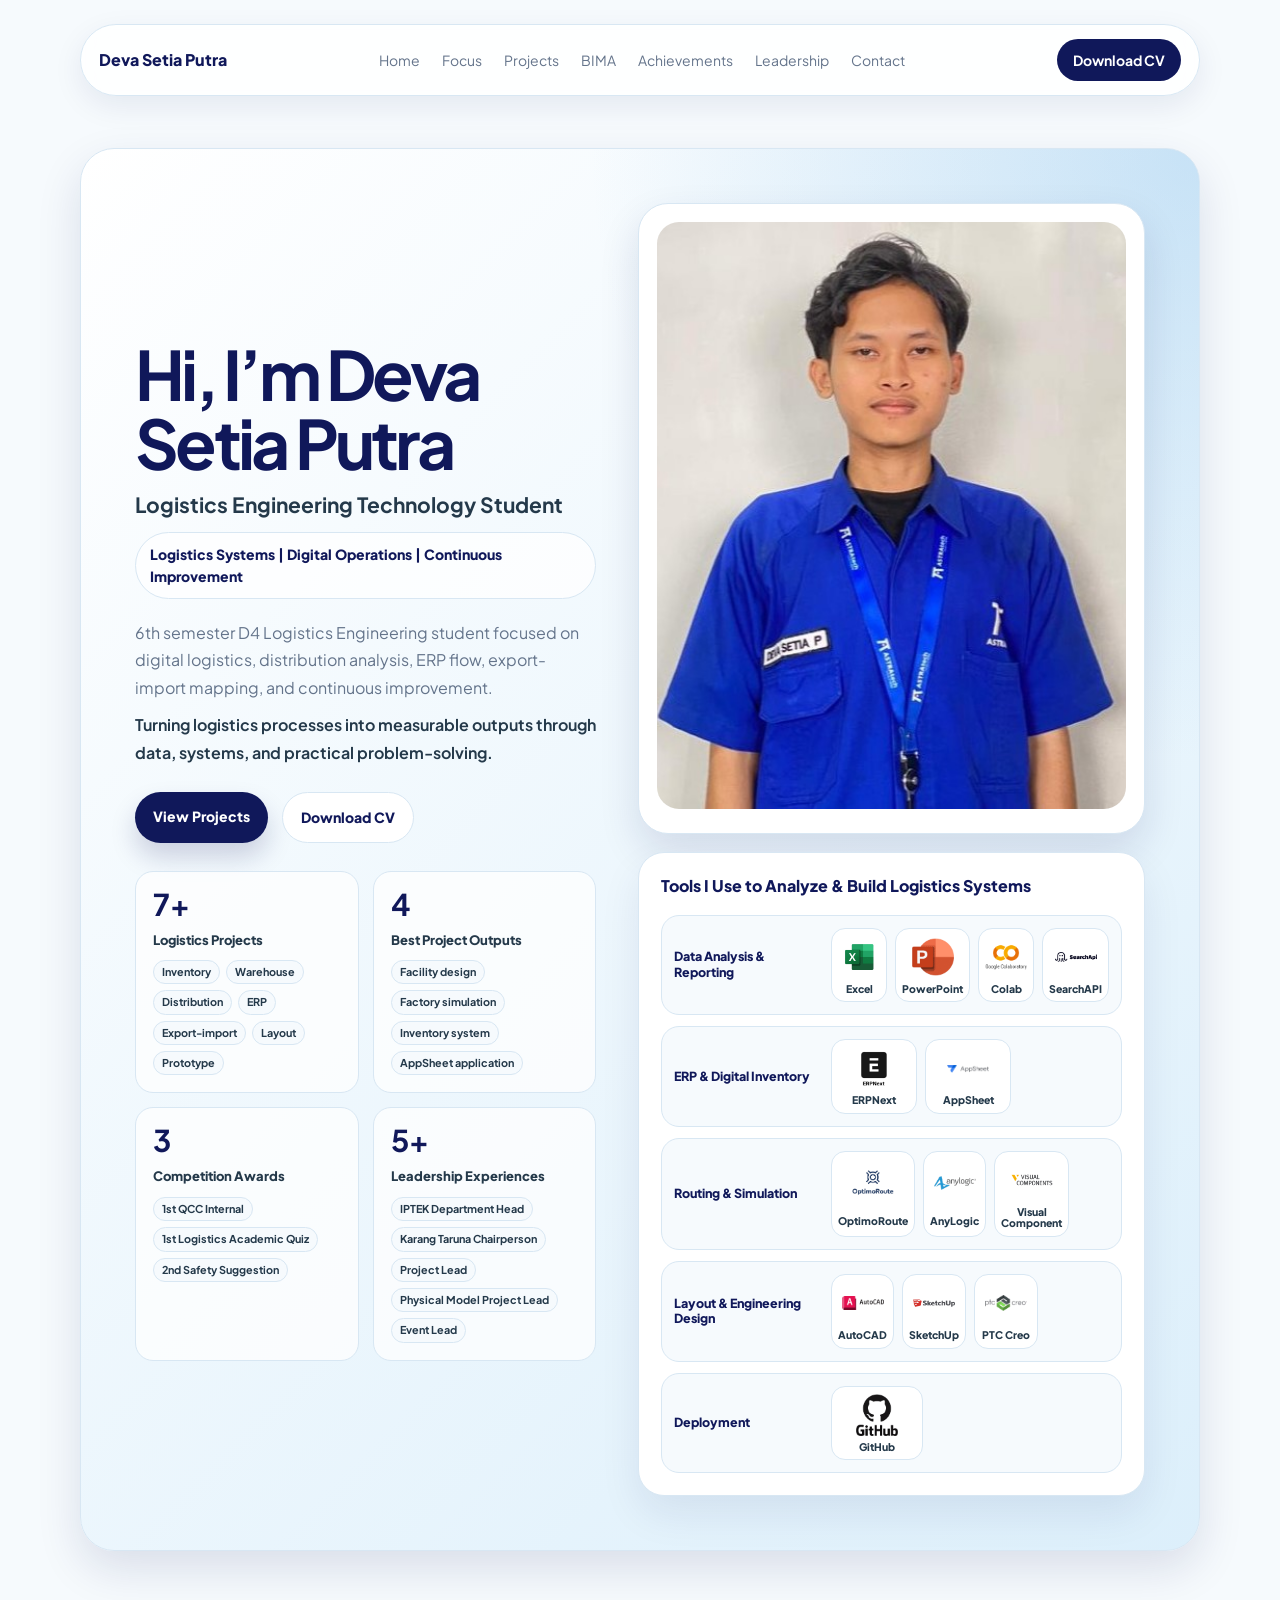
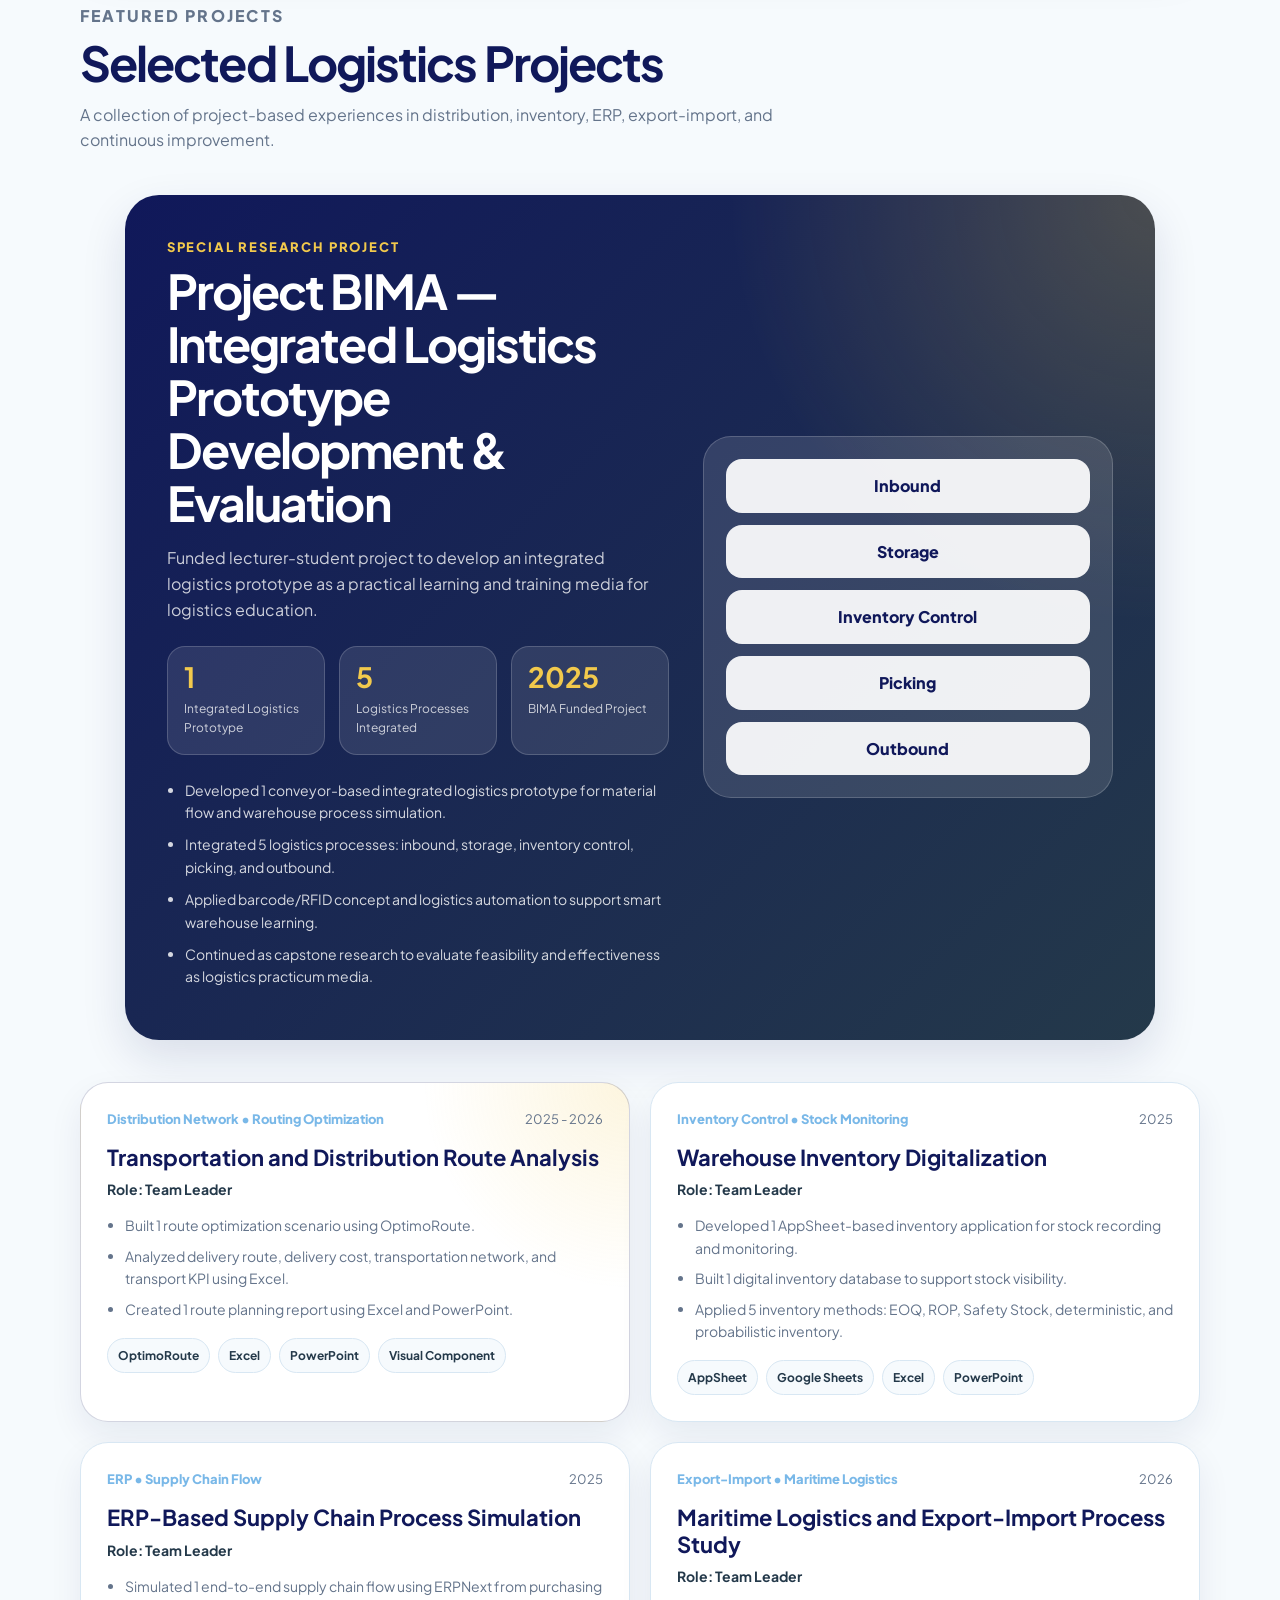
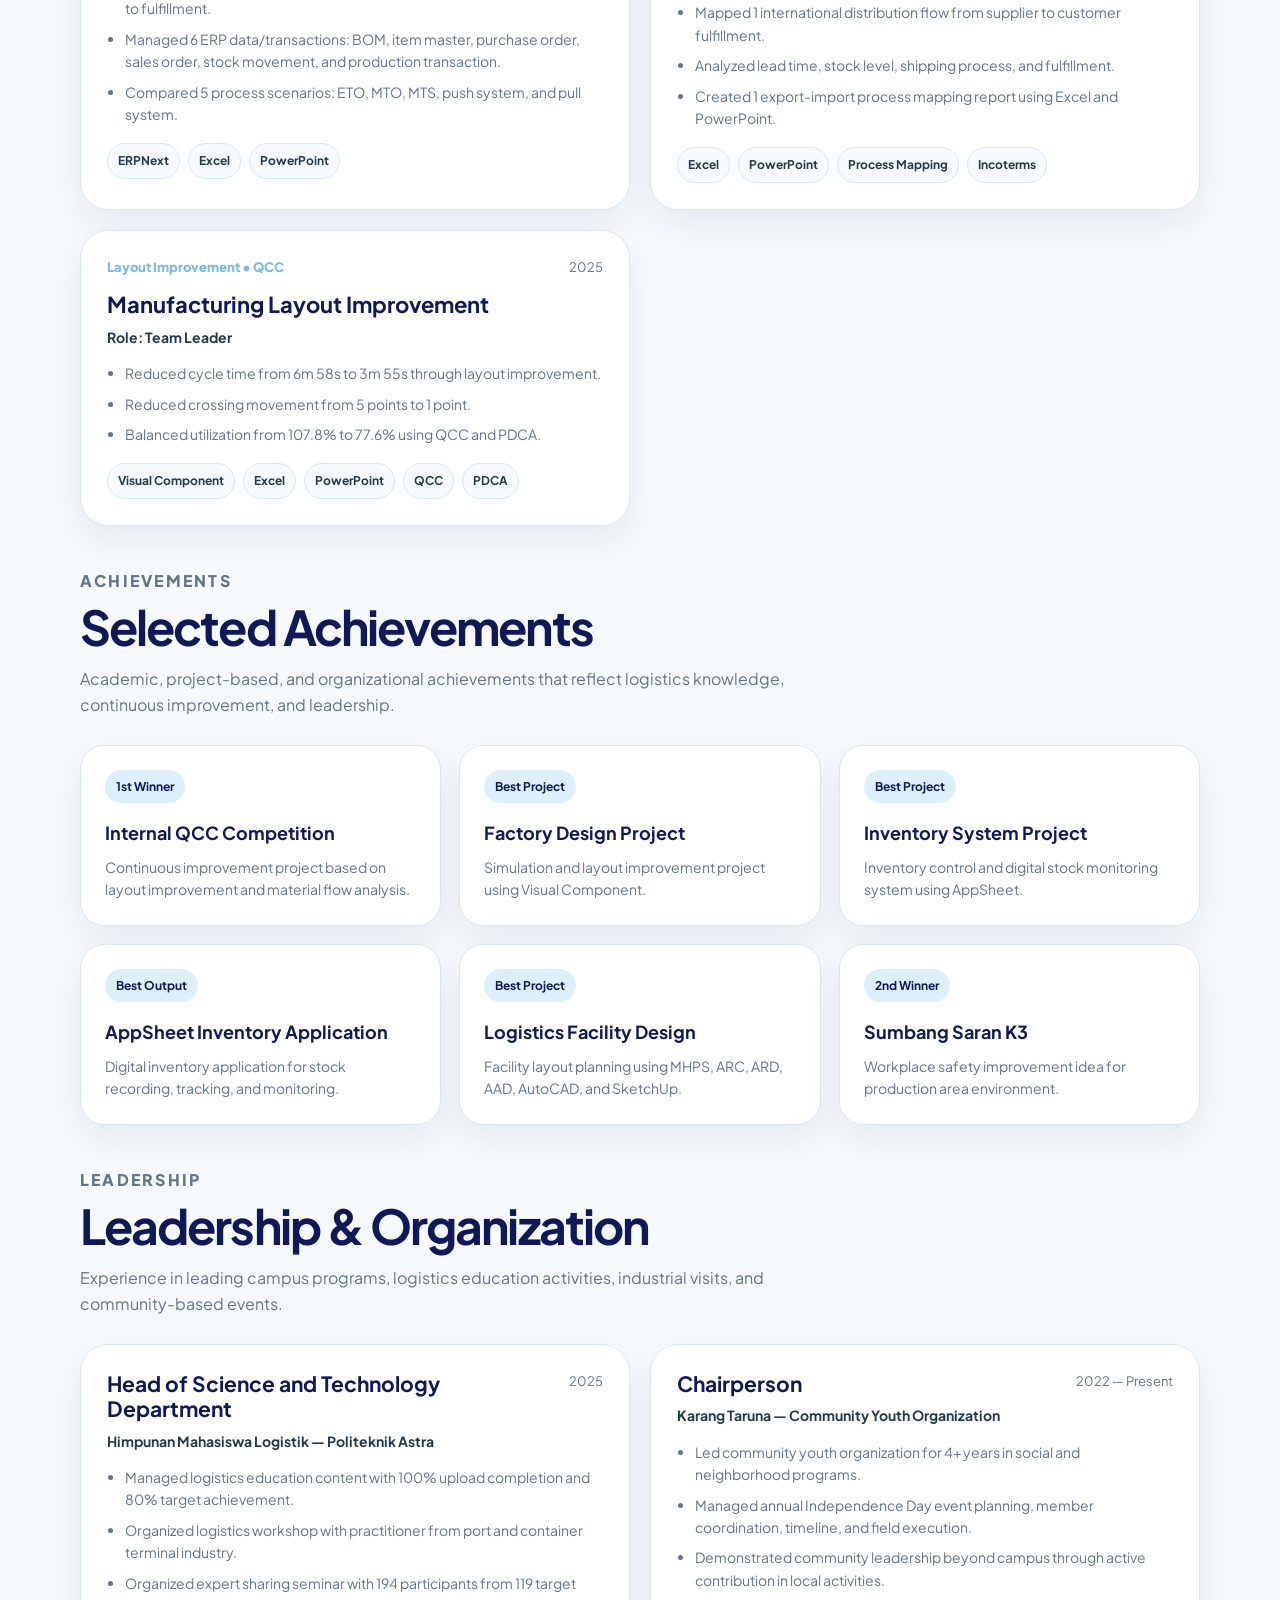
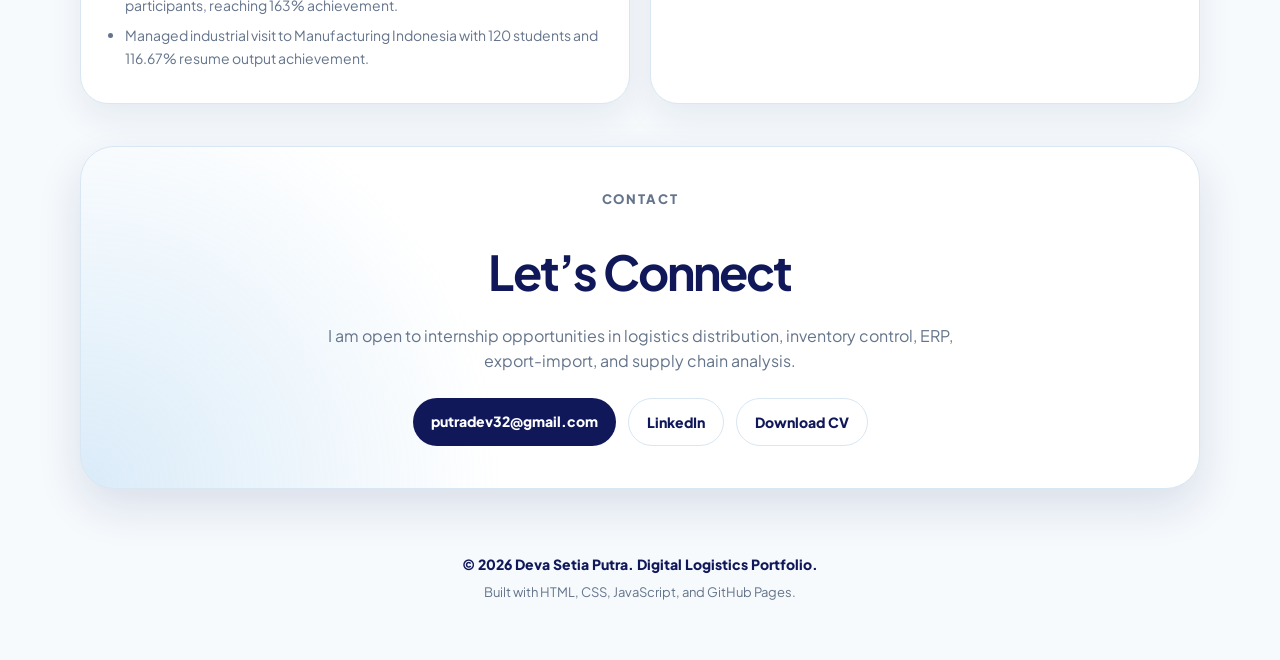
<file: index.html>
<!DOCTYPE html>
<html lang="en">
<head>
  <meta charset="UTF-8" />
  <meta name="viewport" content="width=device-width, initial-scale=1.0" />

  <title>Deva Setia Putra | Digital Logistics Portfolio</title>

  <link rel="stylesheet" href="style.css" />

  <link rel="preconnect" href="https://fonts.googleapis.com">
  <link rel="preconnect" href="https://fonts.gstatic.com" crossorigin>
  <link 
    href="https://fonts.googleapis.com/css2?family=Plus+Jakarta+Sans:wght@400;500;600;700;800&display=swap" 
    rel="stylesheet"
  />
</head>

<body>
  <header class="navbar">
    <div class="nav-brand">Deva Setia Putra</div>

    <nav class="nav-menu">
  <a href="#home">Home</a>
  <a href="#focus">Focus</a>
  <a href="#projects">Projects</a>
  <a href="#bima">BIMA</a>
  <a href="#achievements">Achievements</a>
  <a href="#leadership">Leadership</a>
  <a href="#contact">Contact</a>
</nav>

    <a class="nav-button" href="assets/cv-deva.pdf" target="_blank">Download CV</a>
  </header>

  <main>
    <section class="hero" id="home">
  <div class="hero-content">
    <h1>Hi, I’m Deva Setia Putra</h1>

    <h2>Logistics Engineering Technology Student</h2>

    <p class="hero-tags">
      Logistics Systems | Digital Operations | Continuous Improvement
    </p>

    <p class="hero-description">
      6th semester D4 Logistics Engineering student focused on digital logistics,
      distribution analysis, ERP flow, export-import mapping, and continuous improvement.
    </p>

    <p class="hero-description second">
      Turning logistics processes into measurable outputs through data, systems,
      and practical problem-solving.
    </p>

    <div class="hero-buttons">
      <a href="#projects" class="btn-primary">View Projects</a>
      <a href="assets/cv-deva.pdf" target="_blank" class="btn-secondary">Download CV</a>
    </div>

    <div class="stats-grid hero-stats-updated">
      <div class="stat-card">
        <strong>7+</strong>
        <span>Logistics Projects</span>
        <div class="stat-chip-list">
          <p>Inventory</p>
          <p>Warehouse</p>
          <p>Distribution</p>
          <p>ERP</p>
          <p>Export-import</p>
          <p>Layout</p>
          <p>Prototype</p>
        </div>
      </div>

      <div class="stat-card">
        <strong>4</strong>
        <span>Best Project Outputs</span>
        <div class="stat-chip-list">
          <p>Facility design</p>
          <p>Factory simulation</p>
          <p>Inventory system</p>
          <p>AppSheet application</p>
        </div>
      </div>

      <div class="stat-card">
        <strong>3</strong>
        <span>Competition Awards</span>
        <div class="stat-chip-list">
          <p>1st QCC Internal</p>
          <p>1st Logistics Academic Quiz</p>
          <p>2nd Safety Suggestion</p>
        </div>
      </div>

      <div class="stat-card">
        <strong>5+</strong>
        <span>Leadership Experiences</span>
        <div class="stat-chip-list">
          <p>IPTEK Department Head</p>
          <p>Karang Taruna Chairperson</p>
          <p>Project Lead</p>
          <p>Physical Model Project Lead</p>
          <p>Event Lead</p>
        </div>
      </div>
    </div>
  </div>

  <div class="hero-visual">
    <div class="photo-card">
      <img src="assets/deva-photo.png" alt="Deva Setia Putra" />
    </div>

    <div class="tools-card tools-card-updated">
      <div class="tools-heading">
        <p>Tools I Use to Analyze & Build Logistics Systems</p>
        </span>
      </div>

      <div class="tools-category-list">
        <div class="tool-category-row">
          <h3>Data Analysis & Reporting</h3>
          <div class="tool-icons">
            <div class="tool-item">
              <img src="assets/logos/excel.png" alt="Microsoft Excel" />
              <span>Excel</span>
            </div>

            <div class="tool-item">
              <img src="assets/logos/powerpoint.png" alt="Microsoft PowerPoint" />
              <span>PowerPoint</span>
            </div>

            <div class="tool-item">
              <img src="assets/logos/google-colab.png" alt="Google Colab" />
              <span>Colab</span>
            </div>

            <div class="tool-item">
              <img src="assets/logos/searchapi.png" alt="SearchAPI" />
              <span>SearchAPI</span>
            </div>
          </div>
        </div>

        <div class="tool-category-row">
          <h3>ERP & Digital Inventory</h3>
          <div class="tool-icons two-tools">
            <div class="tool-item">
              <img src="assets/logos/erpnext.png" alt="ERPNext" />
              <span>ERPNext</span>
            </div>

            <div class="tool-item">
              <img src="assets/logos/appsheet.png" alt="AppSheet" />
              <span>AppSheet</span>
            </div>
          </div>
        </div>

        <div class="tool-category-row">
          <h3>Routing & Simulation</h3>
          <div class="tool-icons">
            <div class="tool-item">
              <img src="assets/logos/optimoroute.png" alt="OptimoRoute" />
              <span>OptimoRoute</span>
            </div>

            <div class="tool-item">
              <img src="assets/logos/anylogic.png" alt="AnyLogic" />
              <span>AnyLogic</span>
            </div>

            <div class="tool-item">
              <img src="assets/logos/visual-component.png" alt="Visual Component" />
              <span>Visual Component</span>
            </div>
          </div>
        </div>

        <div class="tool-category-row">
          <h3>Layout & Engineering Design</h3>
          <div class="tool-icons">
            <div class="tool-item">
              <img src="assets/logos/autocad.png" alt="AutoCAD" />
              <span>AutoCAD</span>
            </div>

            <div class="tool-item">
              <img src="assets/logos/sketchup.png" alt="SketchUp" />
              <span>SketchUp</span>
            </div>

            <div class="tool-item">
              <img src="assets/logos/ptc-creo.png" alt="PTC Creo" />
              <span>PTC Creo</span>
            </div>
          </div>
        </div>

        <div class="tool-category-row">
          <h3>Deployment</h3>
          <div class="tool-icons one-tool">
            <div class="tool-item">
              <img src="assets/logos/github.png" alt="GitHub" />
              <span>GitHub</span>
            </div>
          </div>
        </div>
      </div>
    </div>
  </div>
</section>

    <section class="projects-section" id="projects">
  <div class="section-header">
    <p class="section-label">Featured Projects</p>
    <h2>Selected Logistics Projects</h2>
    <p>
      A collection of project-based experiences in distribution, inventory, ERP,
      export-import, and continuous improvement.
    </p>
  </div>

<section class="bima-section" id="bima">
  <div class="bima-card">
    <div class="bima-content">
      <p class="section-label">Special Research Project</p>
      <h2>Project BIMA — Integrated Logistics Prototype Development & Evaluation</h2>

      <p class="bima-description">
        Funded lecturer-student project to develop an integrated logistics prototype
        as a practical learning and training media for logistics education.
      </p>

      <div class="bima-highlights">
        <div>
          <strong>1</strong>
          <span>Integrated Logistics Prototype</span>
        </div>

        <div>
          <strong>5</strong>
          <span>Logistics Processes Integrated</span>
        </div>

        <div>
          <strong>2025</strong>
          <span>BIMA Funded Project</span>
        </div>
      </div>

      <ul class="bima-list">
        <li>Developed 1 conveyor-based integrated logistics prototype for material flow and warehouse process simulation.</li>
        <li>Integrated 5 logistics processes: inbound, storage, inventory control, picking, and outbound.</li>
        <li>Applied barcode/RFID concept and logistics automation to support smart warehouse learning.</li>
        <li>Continued as capstone research to evaluate feasibility and effectiveness as logistics practicum media.</li>
      </ul>
    </div>

    <div class="bima-visual">
      <div class="bima-visual-card">
        <span>Inbound</span>
        <span>Storage</span>
        <span>Inventory Control</span>
        <span>Picking</span>
        <span>Outbound</span>
      </div>
    </div>
  </div>
</section>

  <div class="projects-grid">
    <article class="project-card featured">
      <div class="project-top">
        <p class="project-category">Distribution Network • Routing Optimization</p>
        <span>2025 - 2026</span>
      </div>

      <h3>Transportation and Distribution Route Analysis</h3>
      <p class="project-role">Role: Team Leader</p>

      <ul>
        <li>Built 1 route optimization scenario using OptimoRoute.</li>
        <li>Analyzed delivery route, delivery cost, transportation network, and transport KPI using Excel.</li>
        <li>Created 1 route planning report using Excel and PowerPoint.</li>
      </ul>

      <div class="project-tools">
        <span>OptimoRoute</span>
        <span>Excel</span>
        <span>PowerPoint</span>
        <span>Visual Component</span>
      </div>
    </article>

    <article class="project-card">
      <div class="project-top">
        <p class="project-category">Inventory Control • Stock Monitoring</p>
        <span>2025</span>
      </div>

      <h3>Warehouse Inventory Digitalization</h3>
      <p class="project-role">Role: Team Leader</p>

      <ul>
        <li>Developed 1 AppSheet-based inventory application for stock recording and monitoring.</li>
        <li>Built 1 digital inventory database to support stock visibility.</li>
        <li>Applied 5 inventory methods: EOQ, ROP, Safety Stock, deterministic, and probabilistic inventory.</li>
      </ul>

      <div class="project-tools">
        <span>AppSheet</span>
        <span>Google Sheets</span>
        <span>Excel</span>
        <span>PowerPoint</span>
      </div>
    </article>

    <article class="project-card">
      <div class="project-top">
        <p class="project-category">ERP • Supply Chain Flow</p>
        <span>2025</span>
      </div>

      <h3>ERP-Based Supply Chain Process Simulation</h3>
      <p class="project-role">Role: Team Leader</p>

      <ul>
        <li>Simulated 1 end-to-end supply chain flow using ERPNext from purchasing to fulfillment.</li>
        <li>Managed 6 ERP data/transactions: BOM, item master, purchase order, sales order, stock movement, and production transaction.</li>
        <li>Compared 5 process scenarios: ETO, MTO, MTS, push system, and pull system.</li>
      </ul>

      <div class="project-tools">
        <span>ERPNext</span>
        <span>Excel</span>
        <span>PowerPoint</span>
      </div>
    </article>

    <article class="project-card">
      <div class="project-top">
        <p class="project-category">Export-Import • Maritime Logistics</p>
        <span>2026</span>
      </div>

      <h3>Maritime Logistics and Export-Import Process Study</h3>
      <p class="project-role">Role: Team Leader</p>

      <ul>
        <li>Mapped 1 international distribution flow from supplier to customer fulfillment.</li>
        <li>Analyzed lead time, stock level, shipping process, and fulfillment.</li>
        <li>Created 1 export-import process mapping report using Excel and PowerPoint.</li>
      </ul>

      <div class="project-tools">
        <span>Excel</span>
        <span>PowerPoint</span>
        <span>Process Mapping</span>
        <span>Incoterms</span>
      </div>
    </article>

    <article class="project-card">
      <div class="project-top">
        <p class="project-category">Layout Improvement • QCC</p>
        <span>2025</span>
      </div>

      <h3>Manufacturing Layout Improvement</h3>
      <p class="project-role">Role: Team Leader</p>

      <ul>
        <li>Reduced cycle time from 6m 58s to 3m 55s through layout improvement.</li>
        <li>Reduced crossing movement from 5 points to 1 point.</li>
        <li>Balanced utilization from 107.8% to 77.6% using QCC and PDCA.</li>
      </ul>

      <div class="project-tools">
        <span>Visual Component</span>
        <span>Excel</span>
        <span>PowerPoint</span>
        <span>QCC</span>
        <span>PDCA</span>
      </div>
    </article>
  </div>
</section>

    <section class="achievements-section" id="achievements">
  <div class="section-header">
    <p class="section-label">Achievements</p>
    <h2>Selected Achievements</h2>
    <p>
      Academic, project-based, and organizational achievements that reflect
      logistics knowledge, continuous improvement, and leadership.
    </p>
  </div>

  <div class="achievements-grid">
    <div class="achievement-card">
      <strong>1st Winner</strong>
      <h3>Internal QCC Competition</h3>
      <p>Continuous improvement project based on layout improvement and material flow analysis.</p>
    </div>

    <div class="achievement-card">
      <strong>Best Project</strong>
      <h3>Factory Design Project</h3>
      <p>Simulation and layout improvement project using Visual Component.</p>
    </div>

    <div class="achievement-card">
      <strong>Best Project</strong>
      <h3>Inventory System Project</h3>
      <p>Inventory control and digital stock monitoring system using AppSheet.</p>
    </div>

    <div class="achievement-card">
      <strong>Best Output</strong>
      <h3>AppSheet Inventory Application</h3>
      <p>Digital inventory application for stock recording, tracking, and monitoring.</p>
    </div>

    <div class="achievement-card">
      <strong>Best Project</strong>
      <h3>Logistics Facility Design</h3>
      <p>Facility layout planning using MHPS, ARC, ARD, AAD, AutoCAD, and SketchUp.</p>
    </div>

    <div class="achievement-card">
      <strong>2nd Winner</strong>
      <h3>Sumbang Saran K3</h3>
      <p>Workplace safety improvement idea for production area environment.</p>
    </div>
  </div>
</section>

<section class="leadership-section" id="leadership">
  <div class="section-header">
    <p class="section-label">Leadership</p>
    <h2>Leadership & Organization</h2>
    <p>
      Experience in leading campus programs, logistics education activities,
      industrial visits, and community-based events.
    </p>
  </div>

  <div class="leadership-grid">
    <article class="leadership-card">
      <div class="leadership-top">
        <h3>Head of Science and Technology Department</h3>
        <span>2025</span>
      </div>

      <p class="leadership-place">Himpunan Mahasiswa Logistik — Politeknik Astra</p>

      <ul>
        <li>Managed logistics education content with 100% upload completion and 80% target achievement.</li>
        <li>Organized logistics workshop with practitioner from port and container terminal industry.</li>
        <li>Organized expert sharing seminar with 194 participants from 119 target participants, reaching 163% achievement.</li>
        <li>Managed industrial visit to Manufacturing Indonesia with 120 students and 116.67% resume output achievement.</li>
      </ul>
    </article>

    <article class="leadership-card">
      <div class="leadership-top">
        <h3>Chairperson</h3>
        <span>2022 — Present</span>
      </div>

      <p class="leadership-place">Karang Taruna — Community Youth Organization</p>

      <ul>
        <li>Led community youth organization for 4+ years in social and neighborhood programs.</li>
        <li>Managed annual Independence Day event planning, member coordination, timeline, and field execution.</li>
        <li>Demonstrated community leadership beyond campus through active contribution in local activities.</li>
      </ul>
    </article>
  </div>
</section>

    <section class="contact-section" id="contact">
  <div class="contact-card">
    <p class="section-label">Contact</p>
    <h2>Let’s Connect</h2>

    <p>
      I am open to internship opportunities in logistics distribution,
      inventory control, ERP, export-import, and supply chain analysis.
    </p>

    <div class="contact-links">
      <a href="mailto:putradev32@gmail.com">putradev32@gmail.com</a>
      <a href="https://www.linkedin.com/in/devasetiaputra" target="_blank">LinkedIn</a>
      <a href="assets/cv-deva.pdf" target="_blank">Download CV</a>
    </div>
  </div>
</section>
  </main>

<footer class="footer">
  <p>© 2026 Deva Setia Putra. Digital Logistics Portfolio.</p>
  <span>Built with HTML, CSS, JavaScript, and GitHub Pages.</span>
</footer>

<script src="script.js"></script>
</body>
</html>
</file>
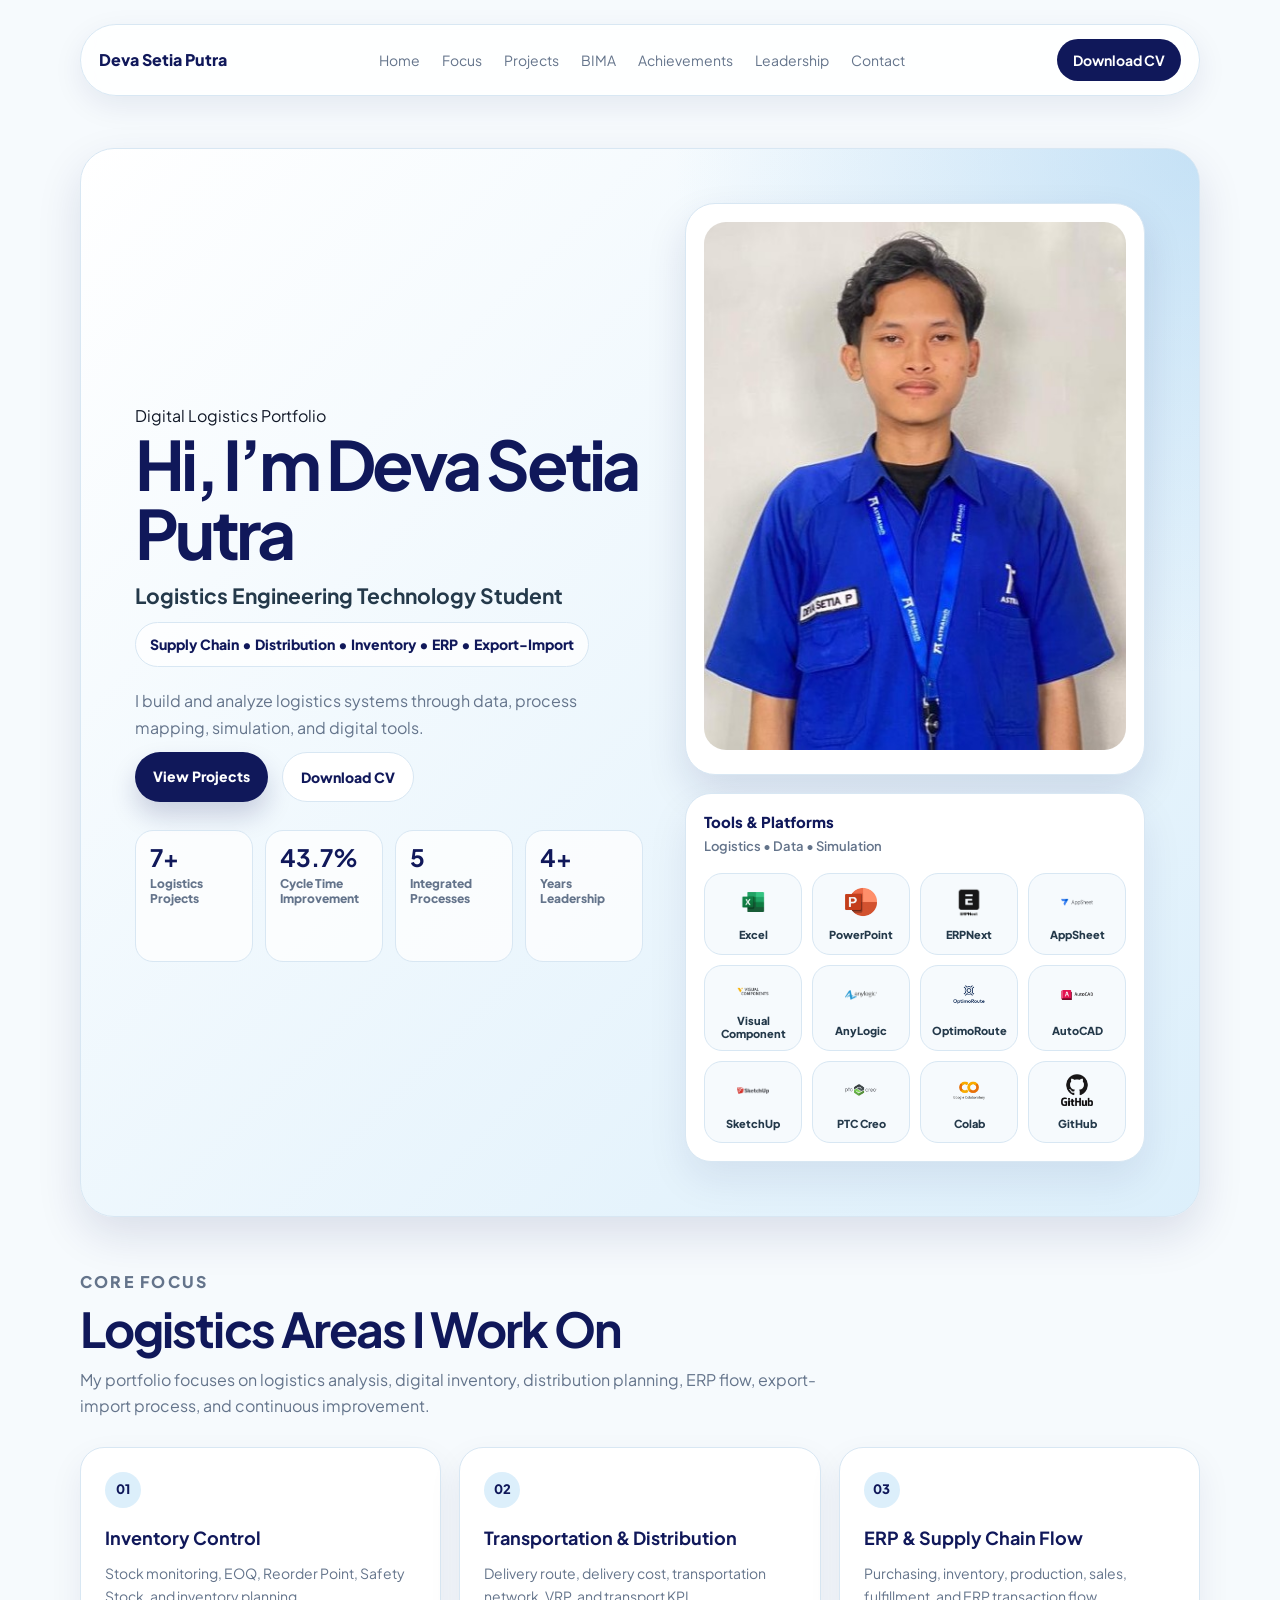
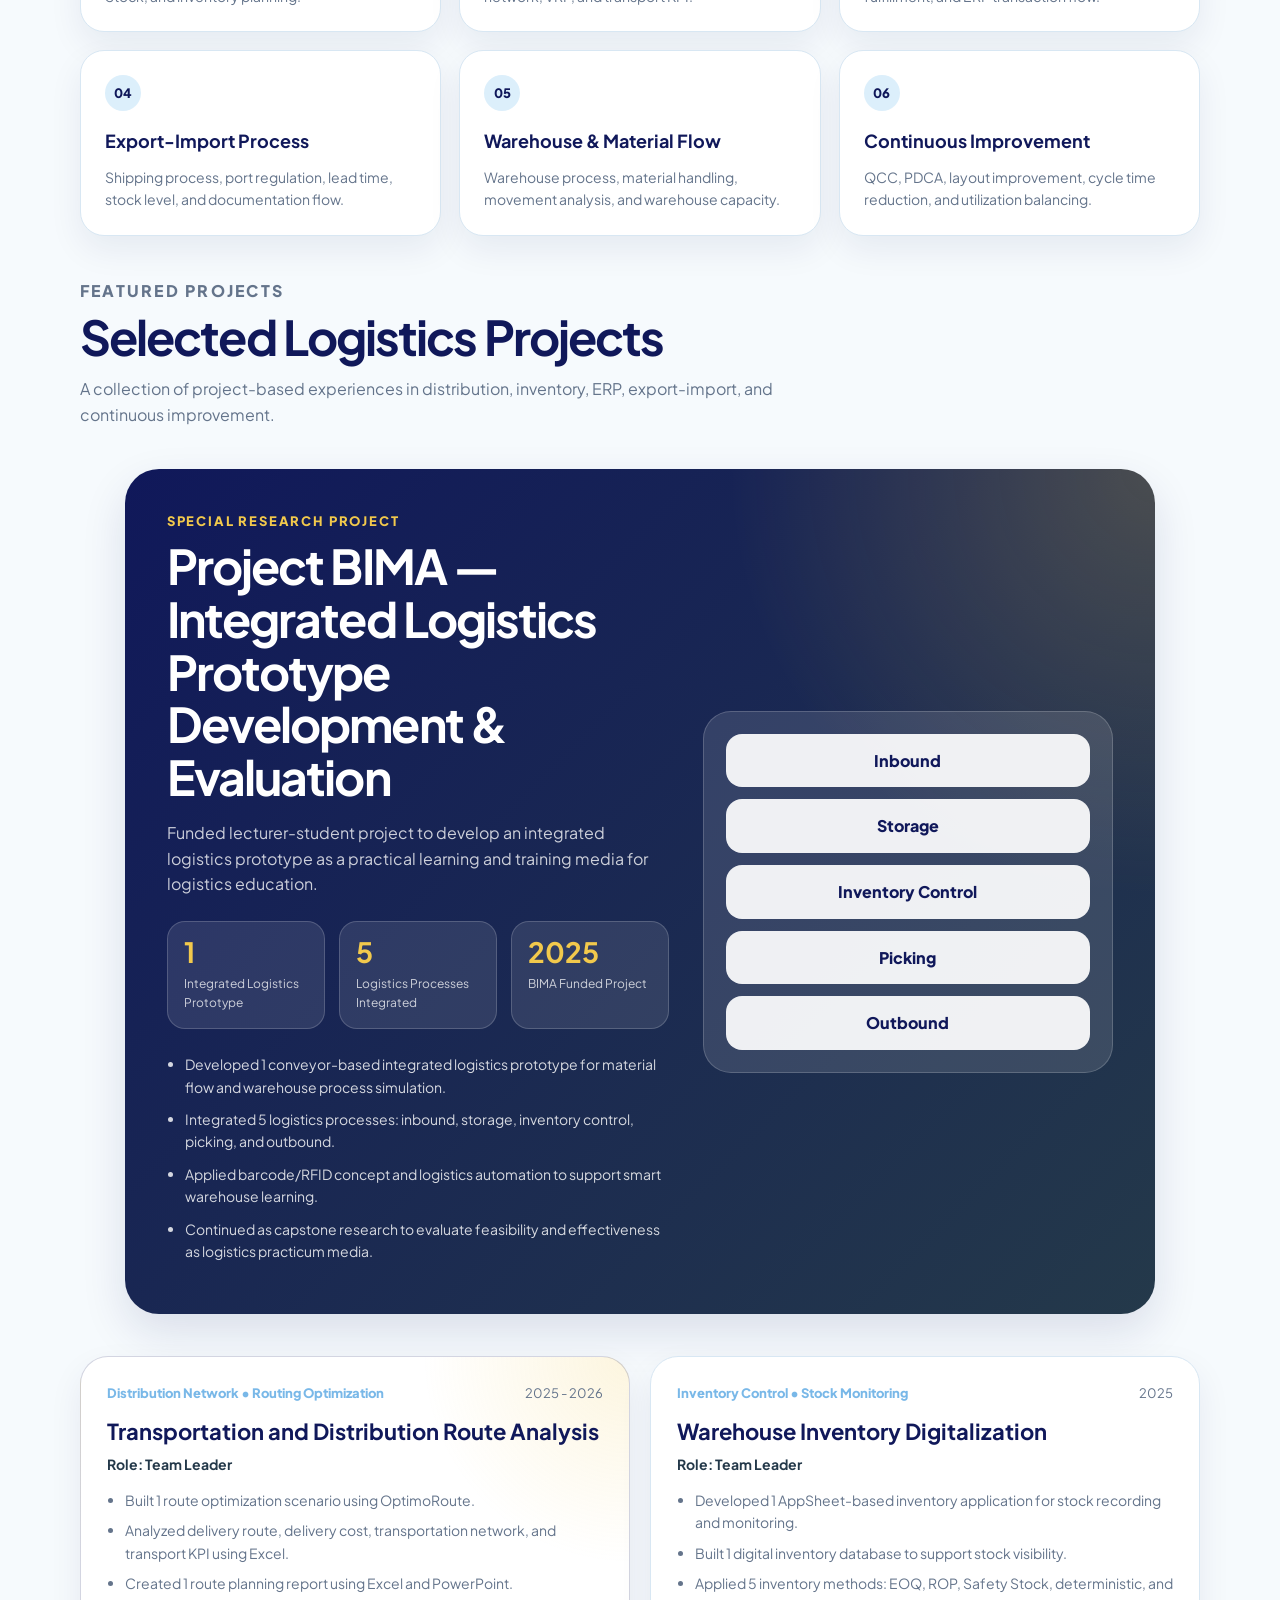
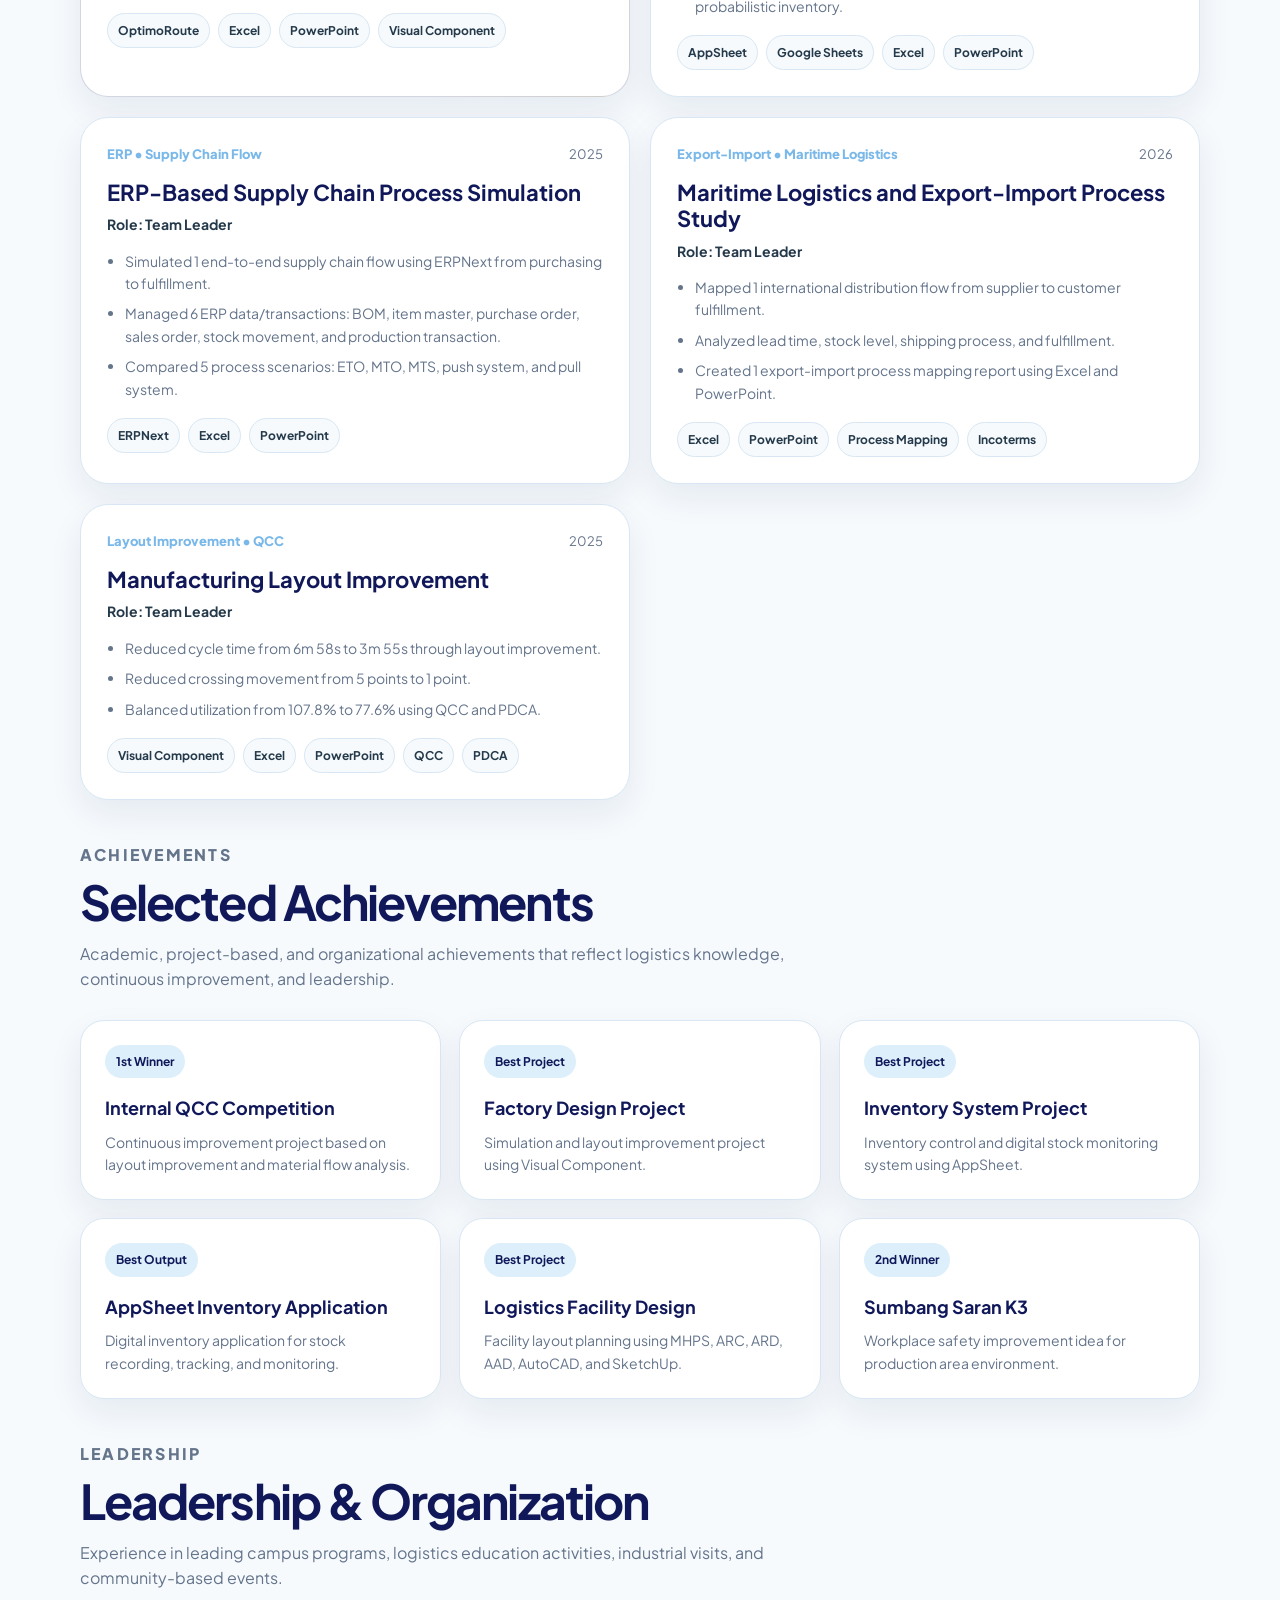
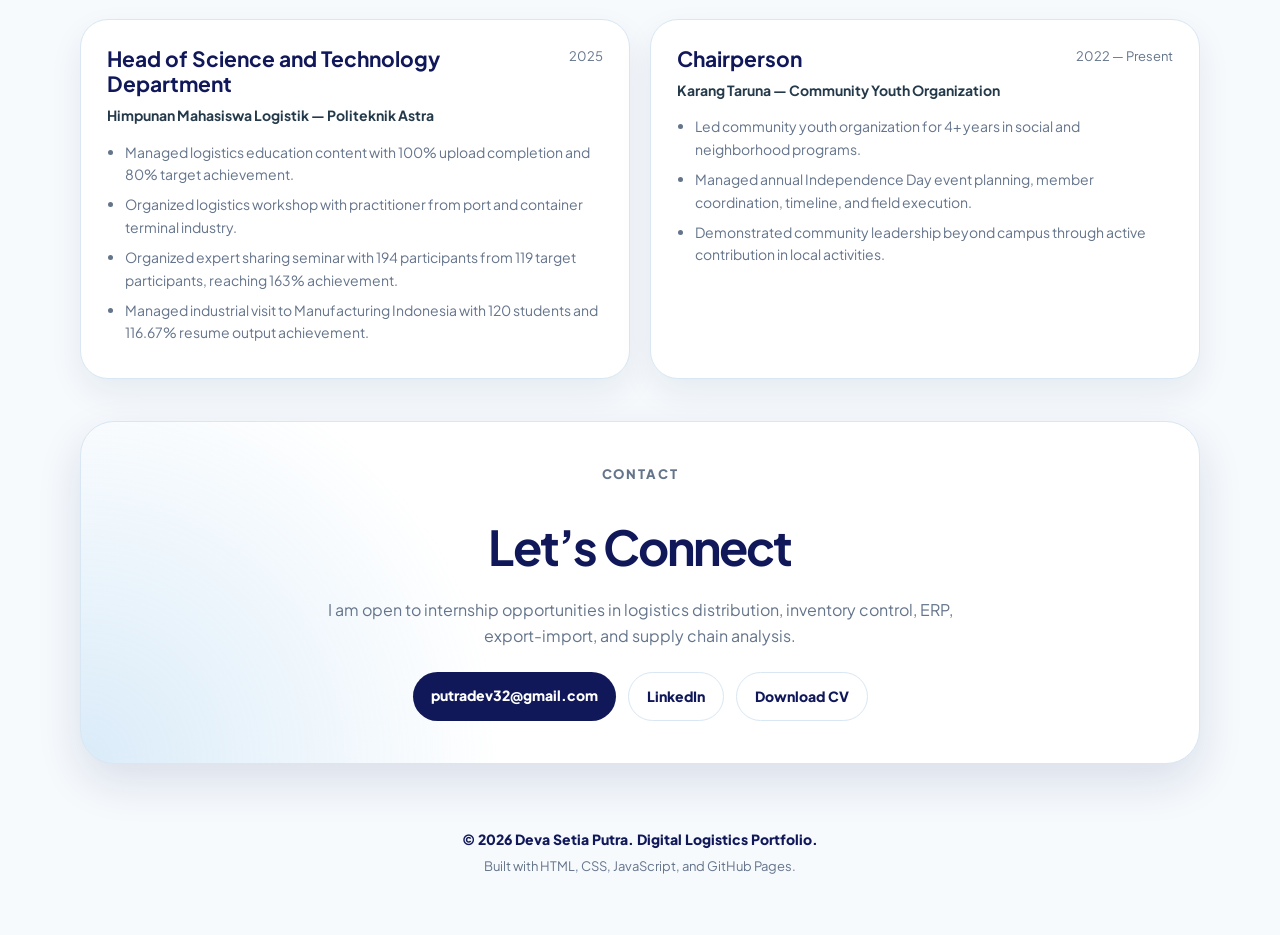
<file: index.html.html>
<!DOCTYPE html>
<html lang="en">
<head>
  <meta charset="UTF-8" />
  <meta name="viewport" content="width=device-width, initial-scale=1.0" />

  <title>Deva Setia Putra | Digital Logistics Portfolio</title>

  <link rel="stylesheet" href="style.css" />

  <link rel="preconnect" href="https://fonts.googleapis.com">
  <link rel="preconnect" href="https://fonts.gstatic.com" crossorigin>
  <link 
    href="https://fonts.googleapis.com/css2?family=Plus+Jakarta+Sans:wght@400;500;600;700;800&display=swap" 
    rel="stylesheet"
  />
</head>

<body>
  <header class="navbar">
    <div class="nav-brand">Deva Setia Putra</div>

    <nav class="nav-menu">
  <a href="#home">Home</a>
  <a href="#focus">Focus</a>
  <a href="#projects">Projects</a>
  <a href="#bima">BIMA</a>
  <a href="#achievements">Achievements</a>
  <a href="#leadership">Leadership</a>
  <a href="#contact">Contact</a>
</nav>

    <a class="nav-button" href="assets/cv-deva.pdf" target="_blank">Download CV</a>
  </header>

  <main>
    <section class="hero" id="home">
      <div class="hero-content">
        <p class="eyebrow">Digital Logistics Portfolio</p>

        <h1>Hi, I’m Deva Setia Putra</h1>

        <h2>Logistics Engineering Technology Student</h2>

        <p class="hero-tags">
          Supply Chain • Distribution • Inventory • ERP • Export-Import
        </p>

        <p class="hero-description">
          I build and analyze logistics systems through data, process mapping,
          simulation, and digital tools.
        </p>

        <div class="hero-buttons">
          <a href="#projects" class="btn-primary">View Projects</a>
          <a href="assets/cv-deva.pdf" target="_blank" class="btn-secondary">Download CV</a>
        </div>

        <div class="stats-grid">
          <div class="stat-card">
            <strong>7+</strong>
            <span>Logistics Projects</span>
          </div>

          <div class="stat-card">
            <strong>43.7%</strong>
            <span>Cycle Time Improvement</span>
          </div>

          <div class="stat-card">
            <strong>5</strong>
            <span>Integrated Processes</span>
          </div>

          <div class="stat-card">
            <strong>4+</strong>
            <span>Years Leadership</span>
          </div>
        </div>
      </div>

      <div class="hero-visual">
        <div class="photo-card">
          <img src="assets/deva-photo.png" alt="Deva Setia Putra" />
        </div>

        <div class="tools-card">
  <div class="tools-heading">
    <p>Tools & Platforms</p>
    <span>Logistics • Data • Simulation</span>
  </div>

  <div class="tools-logo-grid">
    <div class="tool-logo-card">
      <img src="assets/logos/excel.png" alt="Microsoft Excel" />
      <span>Excel</span>
    </div>

    <div class="tool-logo-card">
      <img src="assets/logos/powerpoint.png" alt="Microsoft PowerPoint" />
      <span>PowerPoint</span>
    </div>

    <div class="tool-logo-card">
      <img src="assets/logos/erpnext.png" alt="ERPNext" />
      <span>ERPNext</span>
    </div>

    <div class="tool-logo-card">
      <img src="assets/logos/appsheet.png" alt="AppSheet" />
      <span>AppSheet</span>
    </div>

    <div class="tool-logo-card">
      <img src="assets/logos/visual-component.png" alt="Visual Component" />
      <span>Visual Component</span>
    </div>

    <div class="tool-logo-card">
      <img src="assets/logos/anylogic.png" alt="AnyLogic" />
      <span>AnyLogic</span>
    </div>

    <div class="tool-logo-card">
      <img src="assets/logos/optimoroute.png" alt="OptimoRoute" />
      <span>OptimoRoute</span>
    </div>

    <div class="tool-logo-card">
      <img src="assets/logos/autocad.png" alt="AutoCAD" />
      <span>AutoCAD</span>
    </div>

    <div class="tool-logo-card">
      <img src="assets/logos/sketchup.png" alt="SketchUp" />
      <span>SketchUp</span>
    </div>

    <div class="tool-logo-card">
      <img src="assets/logos/ptc-creo.png" alt="PTC Creo" />
      <span>PTC Creo</span>
    </div>

    <div class="tool-logo-card">
      <img src="assets/logos/google-colab.png" alt="Google Colab" />
      <span>Colab</span>
    </div>

    <div class="tool-logo-card">
      <img src="assets/logos/github.png" alt="GitHub" />
      <span>GitHub</span>
    </div>
  </div>
</div>
    </section>

    <section class="focus-section" id="focus">
  <div class="section-header">
    <p class="section-label">Core Focus</p>
    <h2>Logistics Areas I Work On</h2>
    <p>
      My portfolio focuses on logistics analysis, digital inventory, distribution planning,
      ERP flow, export-import process, and continuous improvement.
    </p>
  </div>

  <div class="focus-grid">
    <div class="focus-card">
      <span>01</span>
      <h3>Inventory Control</h3>
      <p>Stock monitoring, EOQ, Reorder Point, Safety Stock, and inventory planning.</p>
    </div>

    <div class="focus-card">
      <span>02</span>
      <h3>Transportation & Distribution</h3>
      <p>Delivery route, delivery cost, transportation network, VRP, and transport KPI.</p>
    </div>

    <div class="focus-card">
      <span>03</span>
      <h3>ERP & Supply Chain Flow</h3>
      <p>Purchasing, inventory, production, sales, fulfillment, and ERP transaction flow.</p>
    </div>

    <div class="focus-card">
      <span>04</span>
      <h3>Export-Import Process</h3>
      <p>Shipping process, port regulation, lead time, stock level, and documentation flow.</p>
    </div>

    <div class="focus-card">
      <span>05</span>
      <h3>Warehouse & Material Flow</h3>
      <p>Warehouse process, material handling, movement analysis, and warehouse capacity.</p>
    </div>

    <div class="focus-card">
      <span>06</span>
      <h3>Continuous Improvement</h3>
      <p>QCC, PDCA, layout improvement, cycle time reduction, and utilization balancing.</p>
    </div>
  </div>
</section>

    <section class="projects-section" id="projects">
  <div class="section-header">
    <p class="section-label">Featured Projects</p>
    <h2>Selected Logistics Projects</h2>
    <p>
      A collection of project-based experiences in distribution, inventory, ERP,
      export-import, and continuous improvement.
    </p>
  </div>

<section class="bima-section" id="bima">
  <div class="bima-card">
    <div class="bima-content">
      <p class="section-label">Special Research Project</p>
      <h2>Project BIMA — Integrated Logistics Prototype Development & Evaluation</h2>

      <p class="bima-description">
        Funded lecturer-student project to develop an integrated logistics prototype
        as a practical learning and training media for logistics education.
      </p>

      <div class="bima-highlights">
        <div>
          <strong>1</strong>
          <span>Integrated Logistics Prototype</span>
        </div>

        <div>
          <strong>5</strong>
          <span>Logistics Processes Integrated</span>
        </div>

        <div>
          <strong>2025</strong>
          <span>BIMA Funded Project</span>
        </div>
      </div>

      <ul class="bima-list">
        <li>Developed 1 conveyor-based integrated logistics prototype for material flow and warehouse process simulation.</li>
        <li>Integrated 5 logistics processes: inbound, storage, inventory control, picking, and outbound.</li>
        <li>Applied barcode/RFID concept and logistics automation to support smart warehouse learning.</li>
        <li>Continued as capstone research to evaluate feasibility and effectiveness as logistics practicum media.</li>
      </ul>
    </div>

    <div class="bima-visual">
      <div class="bima-visual-card">
        <span>Inbound</span>
        <span>Storage</span>
        <span>Inventory Control</span>
        <span>Picking</span>
        <span>Outbound</span>
      </div>
    </div>
  </div>
</section>

  <div class="projects-grid">
    <article class="project-card featured">
      <div class="project-top">
        <p class="project-category">Distribution Network • Routing Optimization</p>
        <span>2025 - 2026</span>
      </div>

      <h3>Transportation and Distribution Route Analysis</h3>
      <p class="project-role">Role: Team Leader</p>

      <ul>
        <li>Built 1 route optimization scenario using OptimoRoute.</li>
        <li>Analyzed delivery route, delivery cost, transportation network, and transport KPI using Excel.</li>
        <li>Created 1 route planning report using Excel and PowerPoint.</li>
      </ul>

      <div class="project-tools">
        <span>OptimoRoute</span>
        <span>Excel</span>
        <span>PowerPoint</span>
        <span>Visual Component</span>
      </div>
    </article>

    <article class="project-card">
      <div class="project-top">
        <p class="project-category">Inventory Control • Stock Monitoring</p>
        <span>2025</span>
      </div>

      <h3>Warehouse Inventory Digitalization</h3>
      <p class="project-role">Role: Team Leader</p>

      <ul>
        <li>Developed 1 AppSheet-based inventory application for stock recording and monitoring.</li>
        <li>Built 1 digital inventory database to support stock visibility.</li>
        <li>Applied 5 inventory methods: EOQ, ROP, Safety Stock, deterministic, and probabilistic inventory.</li>
      </ul>

      <div class="project-tools">
        <span>AppSheet</span>
        <span>Google Sheets</span>
        <span>Excel</span>
        <span>PowerPoint</span>
      </div>
    </article>

    <article class="project-card">
      <div class="project-top">
        <p class="project-category">ERP • Supply Chain Flow</p>
        <span>2025</span>
      </div>

      <h3>ERP-Based Supply Chain Process Simulation</h3>
      <p class="project-role">Role: Team Leader</p>

      <ul>
        <li>Simulated 1 end-to-end supply chain flow using ERPNext from purchasing to fulfillment.</li>
        <li>Managed 6 ERP data/transactions: BOM, item master, purchase order, sales order, stock movement, and production transaction.</li>
        <li>Compared 5 process scenarios: ETO, MTO, MTS, push system, and pull system.</li>
      </ul>

      <div class="project-tools">
        <span>ERPNext</span>
        <span>Excel</span>
        <span>PowerPoint</span>
      </div>
    </article>

    <article class="project-card">
      <div class="project-top">
        <p class="project-category">Export-Import • Maritime Logistics</p>
        <span>2026</span>
      </div>

      <h3>Maritime Logistics and Export-Import Process Study</h3>
      <p class="project-role">Role: Team Leader</p>

      <ul>
        <li>Mapped 1 international distribution flow from supplier to customer fulfillment.</li>
        <li>Analyzed lead time, stock level, shipping process, and fulfillment.</li>
        <li>Created 1 export-import process mapping report using Excel and PowerPoint.</li>
      </ul>

      <div class="project-tools">
        <span>Excel</span>
        <span>PowerPoint</span>
        <span>Process Mapping</span>
        <span>Incoterms</span>
      </div>
    </article>

    <article class="project-card">
      <div class="project-top">
        <p class="project-category">Layout Improvement • QCC</p>
        <span>2025</span>
      </div>

      <h3>Manufacturing Layout Improvement</h3>
      <p class="project-role">Role: Team Leader</p>

      <ul>
        <li>Reduced cycle time from 6m 58s to 3m 55s through layout improvement.</li>
        <li>Reduced crossing movement from 5 points to 1 point.</li>
        <li>Balanced utilization from 107.8% to 77.6% using QCC and PDCA.</li>
      </ul>

      <div class="project-tools">
        <span>Visual Component</span>
        <span>Excel</span>
        <span>PowerPoint</span>
        <span>QCC</span>
        <span>PDCA</span>
      </div>
    </article>
  </div>
</section>

    <section class="achievements-section" id="achievements">
  <div class="section-header">
    <p class="section-label">Achievements</p>
    <h2>Selected Achievements</h2>
    <p>
      Academic, project-based, and organizational achievements that reflect
      logistics knowledge, continuous improvement, and leadership.
    </p>
  </div>

  <div class="achievements-grid">
    <div class="achievement-card">
      <strong>1st Winner</strong>
      <h3>Internal QCC Competition</h3>
      <p>Continuous improvement project based on layout improvement and material flow analysis.</p>
    </div>

    <div class="achievement-card">
      <strong>Best Project</strong>
      <h3>Factory Design Project</h3>
      <p>Simulation and layout improvement project using Visual Component.</p>
    </div>

    <div class="achievement-card">
      <strong>Best Project</strong>
      <h3>Inventory System Project</h3>
      <p>Inventory control and digital stock monitoring system using AppSheet.</p>
    </div>

    <div class="achievement-card">
      <strong>Best Output</strong>
      <h3>AppSheet Inventory Application</h3>
      <p>Digital inventory application for stock recording, tracking, and monitoring.</p>
    </div>

    <div class="achievement-card">
      <strong>Best Project</strong>
      <h3>Logistics Facility Design</h3>
      <p>Facility layout planning using MHPS, ARC, ARD, AAD, AutoCAD, and SketchUp.</p>
    </div>

    <div class="achievement-card">
      <strong>2nd Winner</strong>
      <h3>Sumbang Saran K3</h3>
      <p>Workplace safety improvement idea for production area environment.</p>
    </div>
  </div>
</section>

<section class="leadership-section" id="leadership">
  <div class="section-header">
    <p class="section-label">Leadership</p>
    <h2>Leadership & Organization</h2>
    <p>
      Experience in leading campus programs, logistics education activities,
      industrial visits, and community-based events.
    </p>
  </div>

  <div class="leadership-grid">
    <article class="leadership-card">
      <div class="leadership-top">
        <h3>Head of Science and Technology Department</h3>
        <span>2025</span>
      </div>

      <p class="leadership-place">Himpunan Mahasiswa Logistik — Politeknik Astra</p>

      <ul>
        <li>Managed logistics education content with 100% upload completion and 80% target achievement.</li>
        <li>Organized logistics workshop with practitioner from port and container terminal industry.</li>
        <li>Organized expert sharing seminar with 194 participants from 119 target participants, reaching 163% achievement.</li>
        <li>Managed industrial visit to Manufacturing Indonesia with 120 students and 116.67% resume output achievement.</li>
      </ul>
    </article>

    <article class="leadership-card">
      <div class="leadership-top">
        <h3>Chairperson</h3>
        <span>2022 — Present</span>
      </div>

      <p class="leadership-place">Karang Taruna — Community Youth Organization</p>

      <ul>
        <li>Led community youth organization for 4+ years in social and neighborhood programs.</li>
        <li>Managed annual Independence Day event planning, member coordination, timeline, and field execution.</li>
        <li>Demonstrated community leadership beyond campus through active contribution in local activities.</li>
      </ul>
    </article>
  </div>
</section>

    <section class="contact-section" id="contact">
  <div class="contact-card">
    <p class="section-label">Contact</p>
    <h2>Let’s Connect</h2>

    <p>
      I am open to internship opportunities in logistics distribution,
      inventory control, ERP, export-import, and supply chain analysis.
    </p>

    <div class="contact-links">
      <a href="mailto:putradev32@gmail.com">putradev32@gmail.com</a>
      <a href="https://www.linkedin.com/in/devasetiaputra" target="_blank">LinkedIn</a>
      <a href="assets/cv-deva.pdf" target="_blank">Download CV</a>
    </div>
  </div>
</section>
  </main>

<footer class="footer">
  <p>© 2026 Deva Setia Putra. Digital Logistics Portfolio.</p>
  <span>Built with HTML, CSS, JavaScript, and GitHub Pages.</span>
</footer>

<script src="script.js"></script>
</body>
</html>
</file>
<file: style.css>
:root {
  --navy: #10185A;
  --deep-slate: #24394A;
  --sky-blue: #79B8E8;
  --soft-blue: #DCEFFB;
  --bg: #F6FAFD;
  --white: #FFFFFF;
  --yellow: #F2C94C;
  --text: #111827;
  --muted: #64748B;
  --border: #D8E7F3;
  --shadow: 0 18px 45px rgba(16, 24, 90, 0.12);
}

/* =========================
   RESET & BASE
========================= */

* {
  box-sizing: border-box;
  margin: 0;
  padding: 0;
}

html {
  scroll-behavior: smooth;
}

body {
  font-family: "Plus Jakarta Sans", sans-serif;
  background: var(--bg);
  color: var(--text);
  line-height: 1.6;
}

a {
  text-decoration: none;
  color: inherit;
}

/* =========================
   NAVBAR
========================= */

.navbar {
  width: min(1120px, 92%);
  margin: 24px auto 0;
  padding: 14px 18px;
  background: rgba(255, 255, 255, 0.86);
  border: 1px solid var(--border);
  border-radius: 999px;
  display: flex;
  align-items: center;
  justify-content: space-between;
  position: sticky;
  top: 16px;
  z-index: 10;
  backdrop-filter: blur(14px);
  box-shadow: 0 10px 30px rgba(16, 24, 90, 0.08);
}

.nav-brand {
  font-weight: 800;
  color: var(--navy);
}

.nav-menu {
  display: flex;
  gap: 22px;
  font-size: 14px;
  color: var(--muted);
}

.nav-menu a:hover {
  color: var(--navy);
}

.nav-button {
  background: var(--navy);
  color: var(--white);
  padding: 10px 16px;
  border-radius: 999px;
  font-size: 14px;
  font-weight: 700;
}

/* =========================
   HERO
========================= */

.hero {
  width: min(1120px, 92%);
  margin: 52px auto;
  padding: 54px;
  min-height: 78vh;
  background:
    radial-gradient(circle at top right, rgba(121, 184, 232, 0.34), transparent 34%),
    linear-gradient(135deg, #ffffff 0%, #dceffb 100%);
  border: 1px solid var(--border);
  border-radius: 34px;
  display: grid;
  grid-template-columns: 1.05fr 0.95fr;
  align-items: center;
  gap: 42px;
  box-shadow: var(--shadow);
}

.hero h1 {
  color: var(--navy);
  font-size: clamp(42px, 5.4vw, 68px);
  line-height: 1.02;
  letter-spacing: -0.055em;
  margin-bottom: 14px;
}

.hero h2 {
  color: var(--deep-slate);
  font-size: 21px;
  line-height: 1.35;
  margin-bottom: 12px;
}

.hero-tags {
  display: inline-flex;
  color: var(--navy);
  background: rgba(255, 255, 255, 0.72);
  border: 1px solid var(--border);
  border-radius: 999px;
  padding: 10px 14px;
  font-size: 14px;
  font-weight: 800;
  margin-bottom: 20px;
}

.hero-description {
  max-width: 620px;
  color: var(--muted);
  font-size: 16px;
  line-height: 1.75;
  margin-bottom: 12px;
}

.hero-description.second {
  color: var(--deep-slate);
  font-weight: 650;
  margin-bottom: 26px;
}

.hero-buttons {
  display: flex;
  gap: 14px;
  flex-wrap: wrap;
  margin-bottom: 28px;
}

.btn-primary,
.btn-secondary {
  padding: 13px 18px;
  border-radius: 999px;
  font-weight: 800;
  font-size: 14px;
  transition: transform 0.2s ease, box-shadow 0.2s ease;
}

.btn-primary {
  background: var(--navy);
  color: var(--white);
  box-shadow: 0 14px 26px rgba(16, 24, 90, 0.18);
}

.btn-secondary {
  background: var(--white);
  color: var(--navy);
  border: 1px solid var(--border);
}

.btn-primary:hover,
.btn-secondary:hover {
  transform: translateY(-3px);
}

/* =========================
   HERO STATS
========================= */

.stats-grid {
  display: grid;
  grid-template-columns: repeat(4, 1fr);
  gap: 12px;
}

.stat-card {
  background: rgba(255, 255, 255, 0.78);
  border: 1px solid var(--border);
  border-radius: 18px;
  padding: 15px;
  min-height: 132px;
}

.stat-card strong {
  display: block;
  color: var(--navy);
  font-size: 28px;
  line-height: 1;
  margin-bottom: 7px;
}

.stat-card span {
  display: block;
  color: var(--deep-slate);
  font-size: 12.5px;
  font-weight: 800;
  line-height: 1.25;
  margin-bottom: 7px;
}

.stat-card small {
  display: block;
  color: var(--muted);
  font-size: 11px;
  line-height: 1.45;
}

/* =========================
   HERO VISUAL
========================= */

.hero-visual {
  display: grid;
  gap: 18px;
}

.photo-card {
  background: var(--white);
  border: 1px solid var(--border);
  border-radius: 30px;
  padding: 18px;
  box-shadow: 0 18px 40px rgba(16, 24, 90, 0.12);
}

.photo-card img {
  width: 100%;
  aspect-ratio: 4 / 5;
  object-fit: cover;
  border-radius: 22px;
  background: var(--soft-blue);
}

/* =========================
   TOOLS CARD
========================= */

.tools-card {
  background: var(--white);
  border: 1px solid var(--border);
  border-radius: 26px;
  padding: 20px;
  box-shadow: 0 18px 40px rgba(16, 24, 90, 0.08);
}

.tools-heading {
  margin-bottom: 16px;
}

.tools-heading p {
  color: var(--navy);
  font-size: 15px;
  line-height: 1.35;
  font-weight: 800;
  margin-bottom: 6px;
}

.tools-heading span {
  display: block;
  color: var(--muted);
  font-size: 12.5px;
  line-height: 1.55;
  font-weight: 600;
}

.tools-logo-grid {
  display: grid;
  grid-template-columns: repeat(3, 1fr);
  gap: 11px;
}

.tool-logo-card {
  min-height: 98px;
  background: var(--bg);
  border: 1px solid var(--border);
  border-radius: 18px;
  padding: 12px 8px;
  display: grid;
  place-items: center;
  text-align: center;
  transition: transform 0.2s ease, box-shadow 0.2s ease;
}

.tool-logo-card:hover {
  transform: translateY(-5px);
  box-shadow: 0 14px 28px rgba(16, 24, 90, 0.12);
}

.tool-logo-card img {
  width: 46px;
  height: 46px;
  object-fit: contain;
  margin-bottom: 7px;
}

.tool-logo-card span {
  color: var(--deep-slate);
  font-size: 11.5px;
  font-weight: 800;
  line-height: 1.2;
}

/* =========================
   HERO STATS
========================= */

.stats-grid {
  display: grid;
  grid-template-columns: repeat(4, 1fr);
  gap: 12px;
}

.stat-card {
  background: rgba(255, 255, 255, 0.74);
  border: 1px solid var(--border);
  border-radius: 18px;
  padding: 14px;
}

.stat-card strong {
  display: block;
  color: var(--navy);
  font-size: 24px;
  line-height: 1;
}

.stat-card span {
  display: block;
  color: var(--muted);
  font-size: 12px;
  margin-top: 6px;
}

/* =========================
   HERO VISUAL
========================= */

.hero-visual {
  display: grid;
  gap: 18px;
}

.photo-card {
  background: var(--white);
  border: 1px solid var(--border);
  border-radius: 30px;
  padding: 18px;
  box-shadow: 0 18px 40px rgba(16, 24, 90, 0.12);
}

.photo-card img {
  width: 100%;
  aspect-ratio: 4 / 5;
  object-fit: cover;
  border-radius: 22px;
  background: var(--soft-blue);
}

/* =========================
   TOOLS CARD
========================= */

.tools-card {
  background: var(--white);
  border: 1px solid var(--border);
  border-radius: 26px;
  padding: 18px;
  box-shadow: 0 18px 40px rgba(16, 24, 90, 0.08);
}

.tools-heading {
  margin-bottom: 16px;
}

.tools-heading p {
  color: var(--navy);
  font-weight: 800;
  margin-bottom: 4px;
}

.tools-heading span {
  color: var(--muted);
  font-size: 13px;
  font-weight: 600;
}

.tools-logo-grid {
  display: grid;
  grid-template-columns: repeat(4, 1fr);
  gap: 10px;
}

.tool-logo-card {
  min-height: 82px;
  background: var(--bg);
  border: 1px solid var(--border);
  border-radius: 18px;
  padding: 10px 8px;
  display: grid;
  place-items: center;
  text-align: center;
  transition: transform 0.2s ease, box-shadow 0.2s ease;
}

.tool-logo-card:hover {
  transform: translateY(-5px);
  box-shadow: 0 14px 28px rgba(16, 24, 90, 0.12);
}

.tool-logo-card img {
  width: 32px;
  height: 32px;
  object-fit: contain;
  margin-bottom: 6px;
}

.tool-logo-card span {
  color: var(--deep-slate);
  font-size: 11px;
  font-weight: 800;
  line-height: 1.2;
}

/* Kalau kamu masih pakai versi tools-list lama, ini tetap aman */
.tools-list {
  display: flex;
  flex-wrap: wrap;
  gap: 10px;
}

.tools-list span {
  background: var(--bg);
  border: 1px solid var(--border);
  color: var(--deep-slate);
  padding: 9px 12px;
  border-radius: 999px;
  font-size: 13px;
  font-weight: 700;
}

/* =========================
   SECTION GLOBAL
========================= */

.focus-section,
.projects-section,
.bima-section,
.achievements-section,
.leadership-section,
.contact-section {
  width: min(1120px, 92%);
  margin: 42px auto;
}

.section-header {
  max-width: 760px;
  margin-bottom: 28px;
}

.section-label {
  color: var(--navy);
  font-size: 13px;
  font-weight: 800;
  letter-spacing: 0.14em;
  text-transform: uppercase;
  margin-bottom: 8px;
}

.section-header h2 {
  color: var(--navy);
  font-size: clamp(30px, 4vw, 48px);
  letter-spacing: -0.04em;
  line-height: 1.1;
  margin-bottom: 12px;
}

.section-header p {
  color: var(--muted);
  font-size: 16px;
}

/* =========================
   FOCUS AREAS
========================= */

.focus-grid {
  display: grid;
  grid-template-columns: repeat(3, 1fr);
  gap: 18px;
}

.focus-card {
  background: var(--white);
  border: 1px solid var(--border);
  border-radius: 24px;
  padding: 24px;
  box-shadow: 0 14px 34px rgba(16, 24, 90, 0.07);
  transition: transform 0.2s ease, box-shadow 0.2s ease;
}

.focus-card:hover {
  transform: translateY(-5px);
  box-shadow: 0 20px 44px rgba(16, 24, 90, 0.12);
}

.focus-card span {
  display: inline-flex;
  width: 36px;
  height: 36px;
  align-items: center;
  justify-content: center;
  background: var(--soft-blue);
  color: var(--navy);
  border-radius: 999px;
  font-size: 13px;
  font-weight: 800;
  margin-bottom: 16px;
}

.focus-card h3 {
  color: var(--navy);
  font-size: 18px;
  margin-bottom: 10px;
}

.focus-card p {
  color: var(--muted);
  font-size: 14px;
}

/* =========================
   PROJECTS
========================= */

.projects-grid {
  display: grid;
  grid-template-columns: repeat(2, 1fr);
  gap: 20px;
}

.project-card {
  background: var(--white);
  border: 1px solid var(--border);
  border-radius: 28px;
  padding: 26px;
  box-shadow: 0 14px 34px rgba(16, 24, 90, 0.07);
  transition: transform 0.2s ease, box-shadow 0.2s ease;
}

.project-card:hover {
  transform: translateY(-5px);
  box-shadow: 0 22px 48px rgba(16, 24, 90, 0.13);
}

.project-card.featured {
  background:
    radial-gradient(circle at top right, rgba(242, 201, 76, 0.18), transparent 32%),
    var(--white);
  border: 1px solid rgba(16, 24, 90, 0.18);
}

.project-top {
  display: flex;
  justify-content: space-between;
  gap: 16px;
  align-items: flex-start;
  margin-bottom: 14px;
}

.project-category {
  color: var(--sky-blue);
  font-size: 13px;
  font-weight: 800;
}

.project-top span {
  color: var(--muted);
  font-size: 13px;
  white-space: nowrap;
}

.project-card h3 {
  color: var(--navy);
  font-size: 22px;
  line-height: 1.2;
  margin-bottom: 8px;
}

.project-role {
  color: var(--deep-slate);
  font-size: 14px;
  font-weight: 700;
  margin-bottom: 14px;
}

.project-card ul {
  padding-left: 18px;
  margin-bottom: 18px;
}

.project-card li {
  color: var(--muted);
  font-size: 14px;
  margin-bottom: 8px;
}

.project-tools {
  display: flex;
  flex-wrap: wrap;
  gap: 8px;
}

.project-tools span {
  background: var(--bg);
  color: var(--deep-slate);
  border: 1px solid var(--border);
  padding: 7px 10px;
  border-radius: 999px;
  font-size: 12px;
  font-weight: 700;
}

/* =========================
   PROJECT BIMA
========================= */

.bima-card {
  background:
    radial-gradient(circle at top right, rgba(242, 201, 76, 0.22), transparent 32%),
    linear-gradient(135deg, var(--navy) 0%, #24394A 100%);
  color: var(--white);
  border-radius: 34px;
  padding: 42px;
  display: grid;
  grid-template-columns: 1.1fr 0.9fr;
  gap: 34px;
  align-items: center;
  box-shadow: var(--shadow);
  overflow: hidden;
}

.bima-card .section-label {
  color: var(--yellow);
}

.bima-card h2 {
  font-size: clamp(30px, 4vw, 48px);
  line-height: 1.1;
  letter-spacing: -0.04em;
  margin-bottom: 16px;
}

.bima-description {
  color: rgba(255, 255, 255, 0.78);
  font-size: 16px;
  margin-bottom: 24px;
  max-width: 640px;
}

.bima-highlights {
  display: grid;
  grid-template-columns: repeat(3, 1fr);
  gap: 14px;
  margin-bottom: 24px;
}

.bima-highlights div {
  background: rgba(255, 255, 255, 0.1);
  border: 1px solid rgba(255, 255, 255, 0.18);
  border-radius: 18px;
  padding: 16px;
}

.bima-highlights strong {
  display: block;
  color: var(--yellow);
  font-size: 28px;
  line-height: 1;
}

.bima-highlights span {
  display: block;
  color: rgba(255, 255, 255, 0.76);
  font-size: 12px;
  margin-top: 8px;
}

.bima-list {
  padding-left: 18px;
}

.bima-list li {
  color: rgba(255, 255, 255, 0.82);
  margin-bottom: 10px;
  font-size: 14px;
}

.bima-visual-card {
  background: rgba(255, 255, 255, 0.12);
  border: 1px solid rgba(255, 255, 255, 0.18);
  border-radius: 28px;
  padding: 22px;
  display: grid;
  gap: 12px;
}

.bima-visual-card span {
  display: block;
  background: rgba(255, 255, 255, 0.92);
  color: var(--navy);
  padding: 14px 16px;
  border-radius: 16px;
  font-weight: 800;
  text-align: center;
}

/* =========================
   ACHIEVEMENTS
========================= */

.achievements-grid {
  display: grid;
  grid-template-columns: repeat(3, 1fr);
  gap: 18px;
}

.achievement-card {
  background: var(--white);
  border: 1px solid var(--border);
  border-radius: 24px;
  padding: 24px;
  box-shadow: 0 14px 34px rgba(16, 24, 90, 0.07);
  transition: transform 0.2s ease, box-shadow 0.2s ease;
}

.achievement-card:hover {
  transform: translateY(-5px);
  box-shadow: 0 22px 48px rgba(16, 24, 90, 0.13);
}

.achievement-card strong {
  display: inline-block;
  background: var(--soft-blue);
  color: var(--navy);
  padding: 7px 11px;
  border-radius: 999px;
  font-size: 12px;
  margin-bottom: 16px;
}

.achievement-card h3 {
  color: var(--navy);
  font-size: 18px;
  margin-bottom: 8px;
}

.achievement-card p {
  color: var(--muted);
  font-size: 14px;
}

/* =========================
   LEADERSHIP
========================= */

.leadership-grid {
  display: grid;
  grid-template-columns: repeat(2, 1fr);
  gap: 20px;
}

.leadership-card {
  background: var(--white);
  border: 1px solid var(--border);
  border-radius: 28px;
  padding: 26px;
  box-shadow: 0 14px 34px rgba(16, 24, 90, 0.07);
}

.leadership-top {
  display: flex;
  justify-content: space-between;
  gap: 16px;
  margin-bottom: 8px;
}

.leadership-top h3 {
  color: var(--navy);
  font-size: 21px;
  line-height: 1.2;
}

.leadership-top span {
  color: var(--muted);
  font-size: 13px;
  white-space: nowrap;
}

.leadership-place {
  color: var(--deep-slate);
  font-size: 14px;
  font-weight: 700;
  margin-bottom: 14px;
}

.leadership-card ul {
  padding-left: 18px;
}

.leadership-card li {
  color: var(--muted);
  font-size: 14px;
  margin-bottom: 8px;
}

/* =========================
   CONTACT
========================= */

.contact-card {
  background:
    radial-gradient(circle at bottom left, rgba(121, 184, 232, 0.28), transparent 36%),
    var(--white);
  border: 1px solid var(--border);
  border-radius: 34px;
  padding: 42px;
  text-align: center;
  box-shadow: var(--shadow);
}

.contact-card h2 {
  color: var(--navy);
  font-size: clamp(30px, 4vw, 48px);
  letter-spacing: -0.04em;
  margin-bottom: 12px;
}

.contact-card p {
  color: var(--muted);
  max-width: 640px;
  margin: 0 auto 24px;
}

.contact-links {
  display: flex;
  justify-content: center;
  flex-wrap: wrap;
  gap: 12px;
}

.contact-links a {
  background: var(--navy);
  color: var(--white);
  padding: 12px 18px;
  border-radius: 999px;
  font-size: 14px;
  font-weight: 800;
}

.contact-links a:nth-child(2),
.contact-links a:nth-child(3) {
  background: var(--white);
  color: var(--navy);
  border: 1px solid var(--border);
}

/* =========================
   FOOTER
========================= */

.footer {
  width: min(1120px, 92%);
  margin: 28px auto 36px;
  padding: 22px;
  color: var(--muted);
  text-align: center;
  font-size: 14px;
}

.footer p {
  color: var(--navy);
  font-weight: 800;
  margin-bottom: 4px;
}

.footer span {
  font-size: 13px;
}

/* =========================
   SCROLL ANIMATION
========================= */

.reveal {
  opacity: 0;
  transform: translateY(28px);
  transition: opacity 0.7s ease, transform 0.7s ease;
}

.reveal.show {
  opacity: 1;
  transform: translateY(0);
}

/* =========================
   RESPONSIVE
========================= */

@media (max-width: 900px) {
  .navbar {
    border-radius: 24px;
    align-items: flex-start;
    gap: 12px;
    flex-direction: column;
  }

  .nav-menu {
    width: 100%;
    overflow-x: auto;
    padding-bottom: 4px;
  }

  .hero {
    padding: 28px;
    grid-template-columns: 1fr;
  }

  .stats-grid {
    grid-template-columns: repeat(2, 1fr);
  }

  .focus-grid,
  .projects-grid,
  .bima-card,
  .leadership-grid {
    grid-template-columns: 1fr;
  }

  .achievements-grid {
    grid-template-columns: 1fr;
  }

  .bima-highlights {
    grid-template-columns: 1fr;
  }

  .tools-logo-grid {
    grid-template-columns: repeat(3, 1fr);
  }
}

@media (max-width: 520px) {
  .hero h1 {
    font-size: 40px;
  }

  .hero-tags {
    display: flex;
    width: 100%;
    border-radius: 18px;
    line-height: 1.45;
  }

  .stats-grid {
    grid-template-columns: 1fr;
  }

  .tools-logo-grid {
    grid-template-columns: repeat(2, 1fr);
  }

  .project-top,
  .leadership-top {
    flex-direction: column;
  }

/* =========================
   UPDATED TOOLS SECTION
========================= */

.tools-card-updated {
  padding: 22px;
}

.tools-card-updated .tools-heading {
  margin-bottom: 18px;
}

.tools-card-updated .tools-heading p {
  color: var(--navy);
  font-size: 16px;
  line-height: 1.35;
  font-weight: 850;
  margin-bottom: 7px;
}

.tools-card-updated .tools-heading span {
  display: block;
  color: var(--muted);
  font-size: 13px;
  line-height: 1.55;
  font-weight: 600;
}

.tools-category-grid {
  display: grid;
  gap: 12px;
}

.tools-category-card {
  background: var(--bg);
  border: 1px solid var(--border);
  border-radius: 20px;
  padding: 14px;
}

.tools-category-card h3 {
  color: var(--navy);
  font-size: 13px;
  font-weight: 850;
  margin-bottom: 11px;
  line-height: 1.3;
}

.tools-mini-grid {
  display: grid;
  grid-template-columns: repeat(3, 1fr);
  gap: 9px;
}

.tools-mini-grid.two-items {
  grid-template-columns: repeat(2, 1fr);
}

.tools-mini-grid.one-item {
  grid-template-columns: 1fr;
  max-width: 120px;
}

.tools-card-updated .tool-logo-card {
  min-height: 92px;
  background: var(--white);
  border: 1px solid var(--border);
  border-radius: 16px;
  padding: 10px 7px;
  display: grid;
  place-items: center;
  text-align: center;
}

.tools-card-updated .tool-logo-card img {
  width: 58px;
  height: 58px;
  object-fit: contain;
  margin-bottom: 7px;
}

.tools-card-updated .tool-logo-card span {
  color: var(--deep-slate);
  font-size: 11.5px;
  font-weight: 850;
  line-height: 1.15;
}

/* =========================
   UPDATED RESPONSIVE HERO
========================= */

@media (max-width: 900px) {
  .hero {
    grid-template-columns: 1fr;
  }

  .hero-stats-updated {
    grid-template-columns: repeat(2, 1fr);
  }

  .tools-mini-grid,
  .tools-mini-grid.two-items {
    grid-template-columns: repeat(2, 1fr);
  }

  .tools-mini-grid.one-item {
    grid-template-columns: 1fr;
  }
}

@media (max-width: 520px) {
  .hero-tags {
    display: flex;
    width: 100%;
    border-radius: 18px;
    line-height: 1.45;
  }

  .hero-stats-updated {
    grid-template-columns: 1fr;
  }

  .tools-mini-grid,
  .tools-mini-grid.two-items {
    grid-template-columns: 1fr;
  }

  .tools-card-updated .tool-logo-card img {
    width: 62px;
    height: 62px;
  }
}

}

/* =========================
   UPDATED HERO SECTION - CLEAN VERSION
========================= */

.hero {
  grid-template-columns: 1.05fr 0.95fr;
  align-items: center;
  gap: 42px;
}

.hero-tags {
  display: inline-flex;
  color: var(--navy);
  background: rgba(255, 255, 255, 0.76);
  border: 1px solid var(--border);
  border-radius: 999px;
  padding: 10px 14px;
  font-size: 14px;
  font-weight: 800;
  margin-bottom: 20px;
}

.hero-description {
  max-width: 650px;
  color: var(--muted);
  font-size: 16px;
  line-height: 1.72;
  margin-bottom: 10px;
}

.hero-description.second {
  color: var(--deep-slate);
  font-weight: 650;
  margin-bottom: 26px;
}

/* =========================
   UPDATED STATS CARDS
========================= */

.hero-stats-updated {
  display: grid;
  grid-template-columns: repeat(2, 1fr);
  gap: 14px;
}

.hero-stats-updated .stat-card {
  min-height: 150px;
  padding: 17px;
  display: flex;
  flex-direction: column;
}

.hero-stats-updated .stat-card strong {
  color: var(--navy);
  font-size: 30px;
  line-height: 1;
  margin-bottom: 7px;
}

.hero-stats-updated .stat-card span {
  color: var(--deep-slate);
  font-size: 13px;
  font-weight: 850;
  line-height: 1.25;
  margin-bottom: 10px;
}

.stat-chip-list {
  display: flex;
  flex-wrap: wrap;
  gap: 6px;
  margin-top: 2px;
}

.stat-chip-list p {
  color: var(--deep-slate);
  background: var(--bg);
  border: 1px solid var(--border);
  border-radius: 999px;
  padding: 5px 8px;
  font-size: 10.8px;
  font-weight: 700;
  line-height: 1.15;
}

/* =========================
   UPDATED TOOLS CARD
========================= */

.tools-card-updated {
  padding: 22px;
}

.tools-card-updated .tools-heading {
  margin-bottom: 18px;
}

.tools-card-updated .tools-heading p {
  color: var(--navy);
  font-size: 16px;
  line-height: 1.35;
  font-weight: 850;
  margin-bottom: 7px;
}

.tools-card-updated .tools-heading span {
  display: block;
  color: var(--muted);
  font-size: 13px;
  line-height: 1.55;
  font-weight: 600;
}

.tools-category-list {
  display: grid;
  gap: 11px;
}

.tool-category-row {
  background: var(--bg);
  border: 1px solid var(--border);
  border-radius: 18px;
  padding: 12px;
  display: grid;
  grid-template-columns: 145px 1fr;
  align-items: center;
  gap: 12px;
}

.tool-category-row h3 {
  color: var(--navy);
  font-size: 12.5px;
  font-weight: 850;
  line-height: 1.25;
}

.tool-icons {
  display: grid;
  grid-template-columns: repeat(4, 1fr);
  gap: 8px;
}

.tool-icons.two-tools {
  grid-template-columns: repeat(2, 1fr);
  max-width: 180px;
}

.tool-icons.one-tool {
  grid-template-columns: 1fr;
  max-width: 92px;
}

.tool-item {
  min-height: 68px;
  background: var(--white);
  border: 1px solid var(--border);
  border-radius: 14px;
  padding: 7px 6px;
  display: grid;
  place-items: center;
  text-align: center;
  transition: transform 0.2s ease, box-shadow 0.2s ease;
}

.tool-item:hover {
  transform: translateY(-4px);
  box-shadow: 0 12px 24px rgba(16, 24, 90, 0.12);
}

.tool-item img {
  width: 42px;
  height: 42px;
  object-fit: contain;
  margin-bottom: 5px;
}

.tool-item span {
  color: var(--deep-slate);
  font-size: 10.5px;
  font-weight: 850;
  line-height: 1.1;
}

/* =========================
   RESPONSIVE HERO CLEAN
========================= */

@media (max-width: 900px) {
  .hero {
    grid-template-columns: 1fr;
  }

  .hero-stats-updated {
    grid-template-columns: repeat(2, 1fr);
  }

  .tool-category-row {
    grid-template-columns: 1fr;
    align-items: start;
  }

  .tool-icons,
  .tool-icons.two-tools {
    grid-template-columns: repeat(3, 1fr);
    max-width: none;
  }

  .tool-icons.one-tool {
    grid-template-columns: repeat(3, 1fr);
    max-width: none;
  }
}

@media (max-width: 520px) {
  .hero-tags {
    display: flex;
    width: 100%;
    border-radius: 18px;
    line-height: 1.45;
  }

  .hero-stats-updated {
    grid-template-columns: 1fr;
  }

  .tool-icons,
  .tool-icons.two-tools,
  .tool-icons.one-tool {
    grid-template-columns: repeat(2, 1fr);
  }

  .tool-item img {
    width: 48px;
    height: 48px;
  }
}
</file>
